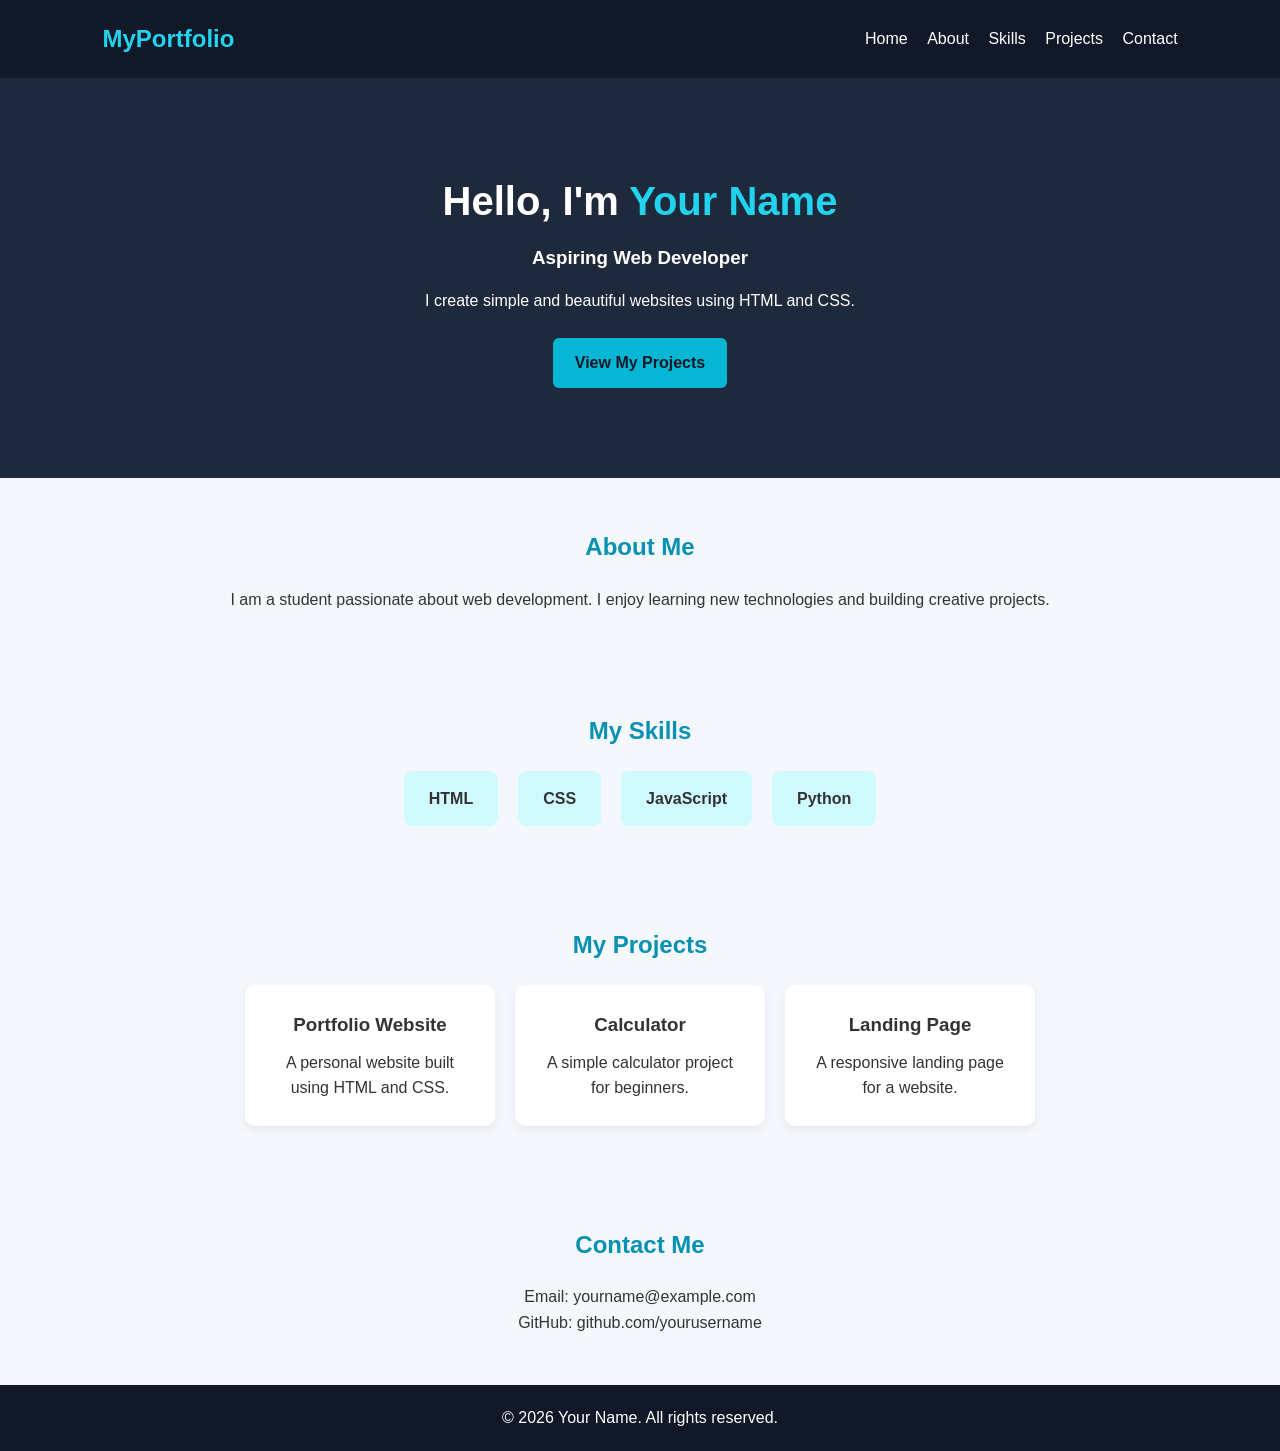
<file: Index.html>
<!DOCTYPE html>
<html lang="en">
<head>
    <meta charset="UTF-8">
    <meta name="viewport" content="width=device-width, initial-scale=1.0">
    <title>My Portfolio</title>
    <link rel="stylesheet" href="style.css">
</head>
<body>

    <header>
        <h2>MyPortfolio</h2>
        <nav>
            <a href="#home">Home</a>
            <a href="#about">About</a>
            <a href="#skills">Skills</a>
            <a href="#projects">Projects</a>
            <a href="#contact">Contact</a>
        </nav>
    </header>

    <section id="home" class="hero">
        <h1>Hello, I'm <span>Your Name</span></h1>
        <h3>Aspiring Web Developer</h3>
        <p>I create simple and beautiful websites using HTML and CSS.</p>
        <a href="#projects" class="btn">View My Projects</a>
    </section>

    <section id="about">
        <h2>About Me</h2>
        <p>
            I am a student passionate about web development.
            I enjoy learning new technologies and building
            creative projects.
        </p>
    </section>

    <section id="skills">
        <h2>My Skills</h2>
        <div class="skills">
            <div>HTML</div>
            <div>CSS</div>
            <div>JavaScript</div>
            <div>Python</div>
        </div>
    </section>

    <section id="projects">
        <h2>My Projects</h2>
        <div class="projects">
            <div class="card">
                <h3>Portfolio Website</h3>
                <p>A personal website built using HTML and CSS.</p>
            </div>
            <div class="card">
                <h3>Calculator</h3>
                <p>A simple calculator project for beginners.</p>
            </div>
            <div class="card">
                <h3>Landing Page</h3>
                <p>A responsive landing page for a website.</p>
            </div>
        </div>
    </section>

    <section id="contact">
        <h2>Contact Me</h2>
        <p>Email: yourname@example.com</p>
        <p>GitHub: github.com/yourusername</p>
    </section>

    <footer>
        <p>&copy; 2026 Your Name. All rights reserved.</p>
    </footer>

</body>
</html>
</file>
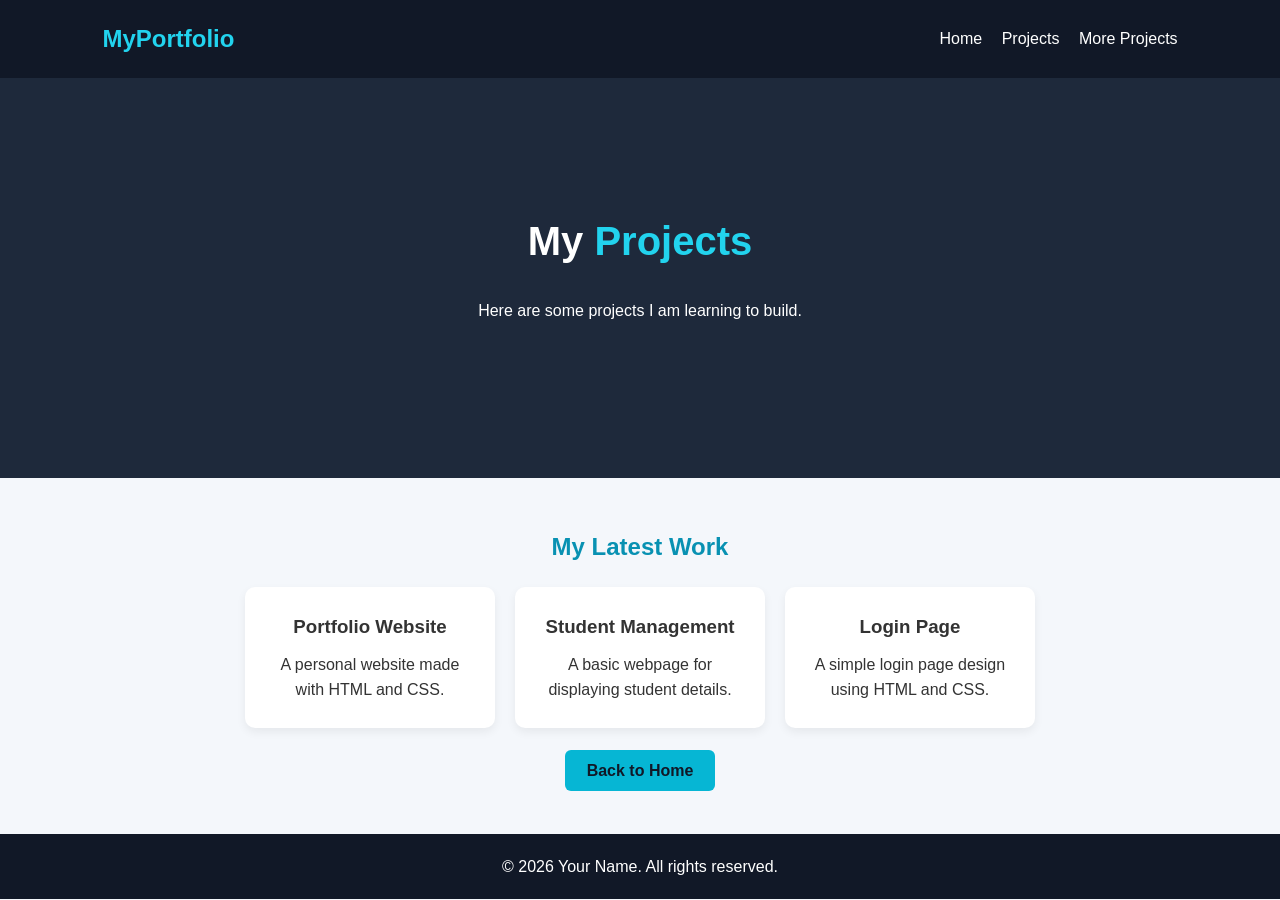
<file: projects.html>
<!DOCTYPE html>
<html lang="en">
<head>
    <meta charset="UTF-8">
    <meta name="viewport" content="width=device-width, initial-scale=1.0">
    <title>My Projects</title>
    <link rel="stylesheet" href="style.css">
   
</head>
<body>

    <header>
        <h2>MyPortfolio</h2>
        <nav>
            <a href="index.html">Home</a>
            <a href="projects.html">Projects</a>
             <a href="projects.html">More Projects</a>
        </nav>
    </header>

    <section class="hero">
        <h1>My <span>Projects</span></h1>
        <p>Here are some projects I am learning to build.</p>
    </section>

    <section id="projects">
        <h2>My Latest Work</h2>

        <div class="projects">
            <div class="card">
                <h3>Portfolio Website</h3>
                <p>A personal website made with HTML and CSS.</p>
            </div>

            <div class="card">
                <h3>Student Management</h3>
                <p>A basic webpage for displaying student details.</p>
            </div>

            <div class="card">
                <h3>Login Page</h3>
                <p>A simple login page design using HTML and CSS.</p>
            </div>
        </div>

        <p style="margin-top: 30px;">
            <a href="index.html" class="btn">Back to Home</a>
        </p>
    </section>

    <footer>
        <p>&copy; 2026 Your Name. All rights reserved.</p>
    </footer>

</body>
</html>
</file>
<file: style.css>
* {
    margin: 0;
    padding: 0;
    box-sizing: border-box;
    scroll-behavior: smooth;
}

body {
    font-family: Arial, sans-serif;
    background: #f4f7fb;
    color: #333;
    line-height: 1.6;
}

header {
    background: #111827;
    color: white;
    padding: 20px 8%;
    display: flex;
    justify-content: space-between;
    align-items: center;
    flex-wrap: wrap;
    gap: 15px;
}

header h2 {
    color: #22d3ee;
}

nav a {
    color: white;
    text-decoration: none;
    margin-left: 15px;
}

nav a:hover {
    color: #22d3ee;
}

.hero {
    min-height: 400px;
    display: flex;
    flex-direction: column;
    justify-content: center;
    align-items: center;
    text-align: center;
    padding: 40px 20px;
    background: #1e293b;
    color: white;
}

.hero h1 {
    font-size: 40px;
    margin-bottom: 10px;
}

.hero span {
    color: #22d3ee;
}

.hero p {
    margin: 15px 0 25px;
}

.btn {
    background: #06b6d4;
    color: #111827;
    padding: 12px 22px;
    text-decoration: none;
    border-radius: 6px;
    font-weight: bold;
}

.btn:hover {
    background: #67e8f9;
}

section:not(.hero) {
    padding: 50px 8%;
    text-align: center;
}

section h2 {
    margin-bottom: 20px;
    color: #0891b2;
}

.skills,
.projects {
    display: flex;
    justify-content: center;
    flex-wrap: wrap;
    gap: 20px;
}

.skills div {
    background: #cffafe;
    padding: 15px 25px;
    border-radius: 8px;
    font-weight: bold;
}

.card {
    background: white;
    padding: 25px;
    border-radius: 10px;
    width: 250px;
    box-shadow: 0 4px 10px #00000010;
}

.card h3 {
    margin-bottom: 10px;
}

footer {
    background: #111827;
    color: white;
    text-align: center;
    padding: 20px;
}

@media (max-width: 600px) {
    header {
        justify-content: center;
        text-align: center;
    }

    nav a {
        display: inline-block;
        margin: 5px;
    }

    .hero h1 {
        font-size: 30px;
    }
}
</file>
